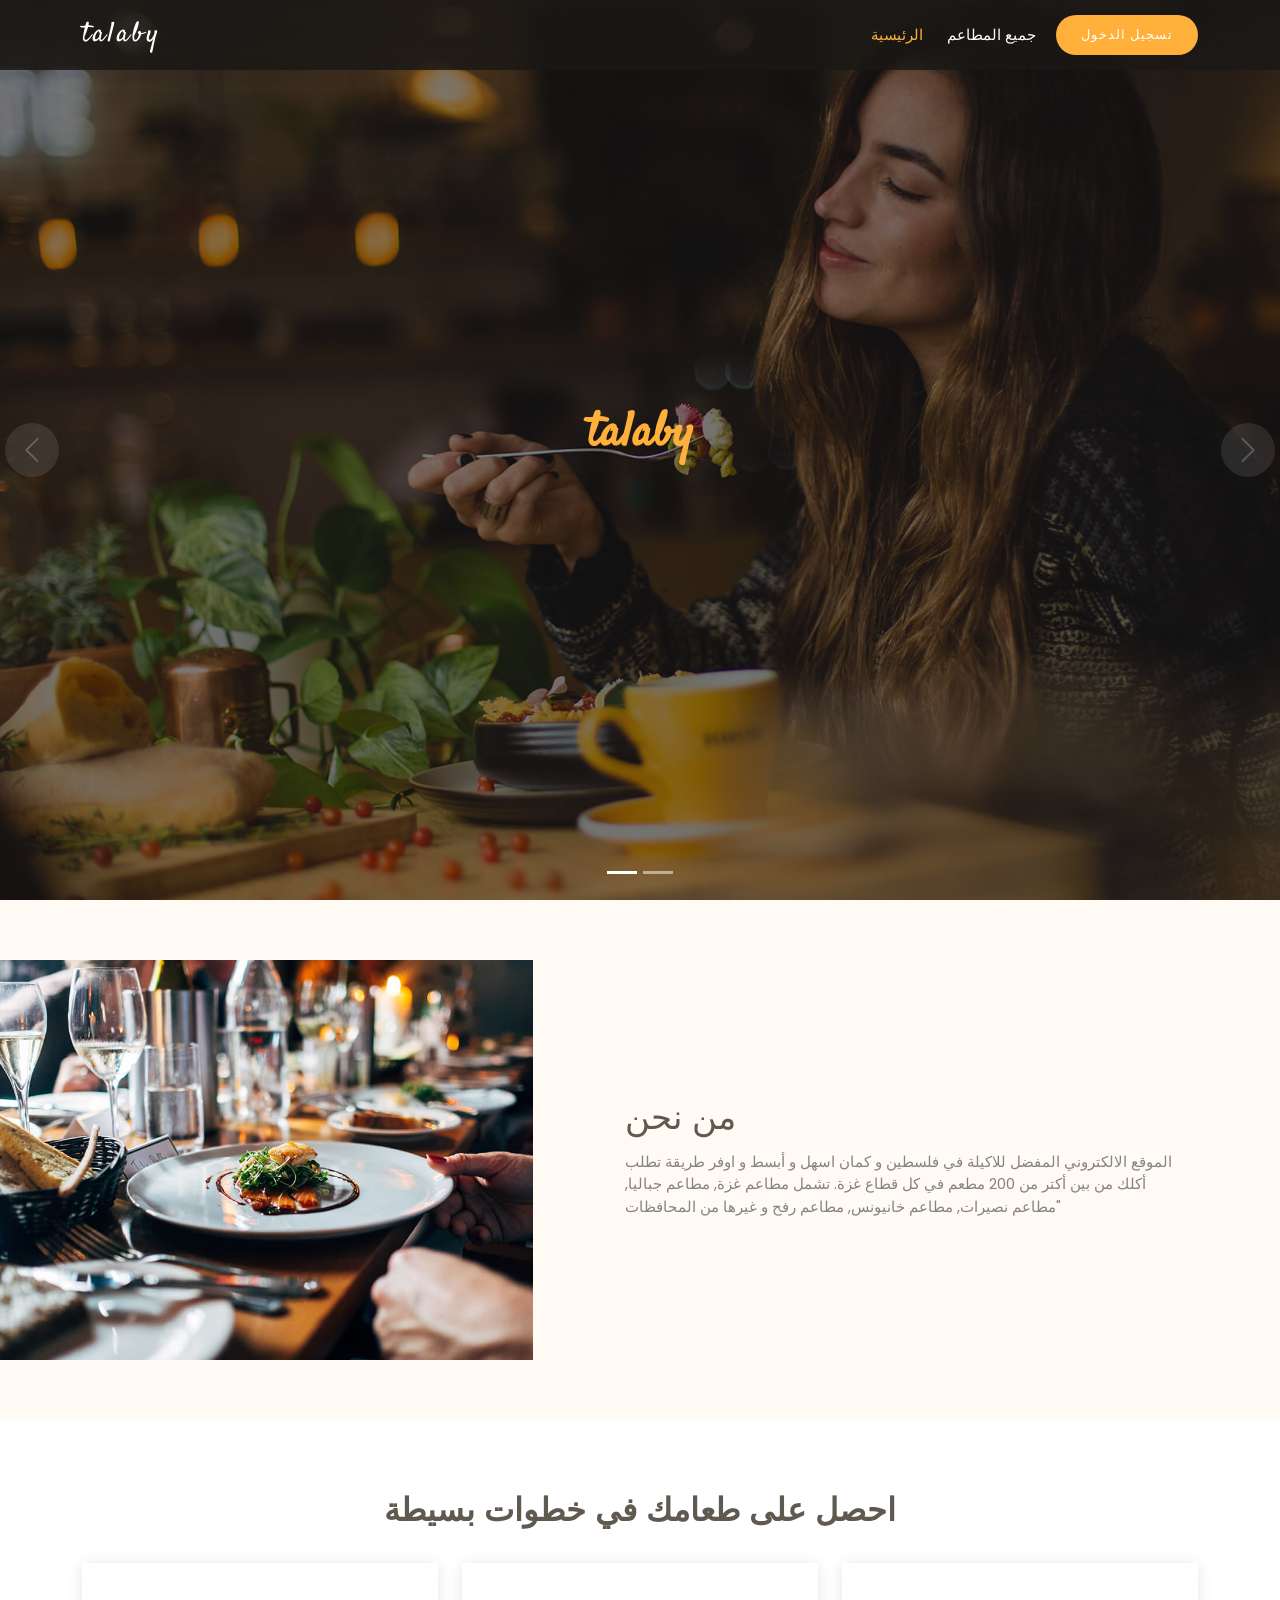
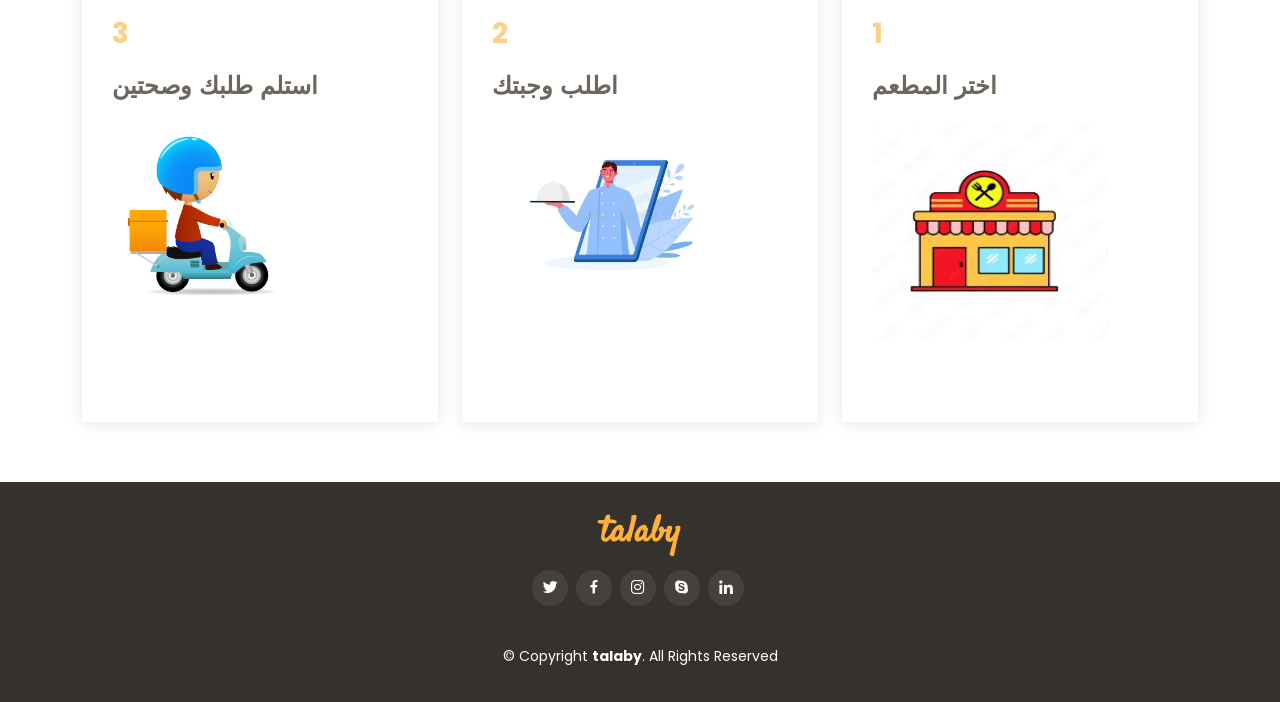
<file: index.html>
<!DOCTYPE html>
<html lang="en">

<head>
  <meta charset="utf-8">
  <meta content="width=device-width, initial-scale=1.0" name="viewport">

  <meta content="" name="description">
  <meta content="" name="keywords">

  <!-- Favicons -->
  <link href="assets/img/apple-touch-icon.png" rel="apple-touch-icon">

  <!-- Google Fonts -->
  <link href="https://fonts.googleapis.com/css?family=Poppins:300,300i,400,400i,600,600i,700,700i|Satisfy|Comic+Neue:300,300i,400,400i,700,700i" rel="stylesheet">

  <!-- Vendor CSS Files -->
  <link href="assets/vendor/animate.css/animate.min.css" rel="stylesheet">
  <link href="assets/vendor/bootstrap/css/bootstrap.min.css" rel="stylesheet">
  <link href="assets/vendor/bootstrap-icons/bootstrap-icons.css" rel="stylesheet">
  <link href="assets/vendor/boxicons/css/boxicons.min.css" rel="stylesheet">
  <link href="assets/vendor/glightbox/css/glightbox.min.css" rel="stylesheet">
  <link href="assets/vendor/swiper/swiper-bundle.min.css" rel="stylesheet">

  <!-- Template Main CSS File -->
  <link href="assets/css/style.css" rel="stylesheet">
</head>

<body>
  <!-- ======= Header ======= -->
  <header id="header" class="fixed-top d-flex align-items-center header-transparent" style=" background :rgba(26, 24, 22, 0.85);">
    <div class="container-fluid container-xl d-flex align-items-center justify-content-between" >

      <div class="logo me-auto">
        <h1><a href="index.html">talaby</a></h1>
        <!-- Uncomment below if you prefer to use an image logo -->
        <!-- <a href="index.html"><img src="assets/img/logo.png" alt="" class="img-fluid"></a>-->
      </div>

      <nav id="navbar" class="navbar order-last order-lg-0">
        <ul>
          <li><a class="nav-link scrollto active" href="index.html">الرئيسية</a></li>
          <li><a class="nav-link scrollto" href="resturants.html">جميع المطاعم</a></li>
   </ul>
        <i class="bi bi-list mobile-nav-toggle"></i>
      </nav><!-- .navbar -->

      <a href="login.html" class="login-btn scrollto">تسجيل الدخول</a>

    </div>
  </header><!-- End Header -->
  <!-- ======= Hero Section ======= -->
  <section id="hero">
    <div class="hero-container">
      <div id="heroCarousel" data-bs-interval="5000" class="carousel slide carousel-fade" data-bs-ride="carousel">

        <ol class="carousel-indicators" id="hero-carousel-indicators"></ol>

        <div class="carousel-inner" role="listbox">

          <!-- Slide 1 -->
          <div class="carousel-item active" style="background-image: url(assets/img/slide/slide-1.jpg);">
            <div class="carousel-container">
              <div class="carousel-content">
                <h2 class="animate__animated animate__fadeInDown"><span>talaby</span></h2>
              </div>
            </div>
          </div>

          <!-- Slide 2 -->
          <div class="carousel-item" style="background-image: url(assets/img/slide/slide-2.jpg);">
            <div class="carousel-container">
              <div class="carousel-content">
                <h2 class="animate__animated animate__fadeInDown">اطلب طعامك اونلاين من مطاعم التوصيل في قطاع غزة</h2>        
              </div>
            </div>
          </div>

        </div>

        <a class="carousel-control-prev" href="#heroCarousel" role="button" data-bs-slide="prev">
          <span class="carousel-control-prev-icon bi bi-chevron-left" aria-hidden="true"></span>
        </a>

        <a class="carousel-control-next" href="#heroCarousel" role="button" data-bs-slide="next">
          <span class="carousel-control-next-icon bi bi-chevron-right" aria-hidden="true"></span>
        </a>

      </div>
    </div>
  </section><!-- End Hero -->

  <main id="main">

    <!-- ======= About Section ======= -->
    <section id="about" class="about">
      <div class="container-fluid">

        <div class="row">

          <div class="col-lg-5 align-items-stretch video-box" style='background-image: url("assets/img/about.jpg");'>
          </div>

          <div class="col-lg-7 d-flex flex-column justify-content-center align-items-stretch">

            <div class="content">
              <h3>من نحن</h3>
              <p>
                الموقع الالكتروني المفضل للاكيلة في فلسطين و كمان اسهل و أبسط و اوفر طريقة تطلب أكلك من بين أكتر من 200 مطعم في كل قطاع غزة. تشمل مطاعم غزة, مطاعم جباليا, مطاعم نصيرات, مطاعم خانيونس, مطاعم رفح و غيرها من المحافظات"
              </p>
            </div>

          </div>

        </div>

      </div>
    </section><!-- End About Section -->

    <!-- ======= Whu Us Section ======= -->
    <section id="why-us" class="why-us">
      <div class="container">

        <div class="section-title">
          <h2>احصل على طعامك في خطوات بسيطة</h2>
        </div>
        <div class="row">
          <div class="col-lg-4">
            <div class="box">
              <span>3</span>
              <h4>استلم طلبك وصحتين</h4>
              <img src="assets/img/pngwing.com.png" style="width: 60%;">
            </div>
          </div>

          <div class="col-lg-4 mt-4 mt-lg-0">
            <div class="box">
              <span>2</span>
              <h4>اطلب وجبتك</h4>
              <img src="assets/img/online-food.jpg" style="width: 80%;">
            </div>
          </div>

          <div class="col-lg-4 mt-4 mt-lg-0">
            <div class="box">
              <span>1</span>
              <h4>اختر المطعم</h4>
              <img src="assets/img/images.jpg" style="width: 80%; height:60%;">
            </div>
          </div>

        </div>

      </div>
    </section><!-- End Whu Us Section -->
  </main><!-- End #main -->

  <!-- ======= Footer ======= -->
  <footer id="footer">
    <div class="container">
      <h3>talaby</h3>
      <div class="social-links">
        <a href="#" class="twitter"><i class="bx bxl-twitter"></i></a>
        <a href="#" class="facebook"><i class="bx bxl-facebook"></i></a>
        <a href="#" class="instagram"><i class="bx bxl-instagram"></i></a>
        <a href="#" class="google-plus"><i class="bx bxl-skype"></i></a>
        <a href="#" class="linkedin"><i class="bx bxl-linkedin"></i></a>
      </div>
      <div class="copyright">
        &copy; Copyright <strong><span>talaby</span></strong>. All Rights Reserved
      </div>
      <div class="credits">
        <!-- All the links in the footer should remain intact. -->
        <!-- You can delete the links only if you purchased the pro version. -->
        <!-- Licensing information: https://bootstrapmade.com/license/ -->
        <!-- Purchase the pro version with working PHP/AJAX contact form: https://bootstrapmade.com/delicious-free-restaurant-bootstrap-theme/ -->
      </div>
    </div>
  </footer><!-- End Footer -->

  <a href="#" class="back-to-top d-flex align-items-center justify-content-center"><i class="bi bi-arrow-up-short"></i></a>

  <!-- Vendor JS Files -->
  <script src="assets/vendor/bootstrap/js/bootstrap.bundle.min.js"></script>
  <script src="assets/vendor/glightbox/js/glightbox.min.js"></script>
  <script src="assets/vendor/isotope-layout/isotope.pkgd.min.js"></script>
  <script src="assets/vendor/swiper/swiper-bundle.min.js"></script>
  <script src="assets/vendor/php-email-form/validate.js"></script>

  <!-- Template Main JS File -->
  <script src="assets/js/main.js"></script>

</body>

</html>
</file>
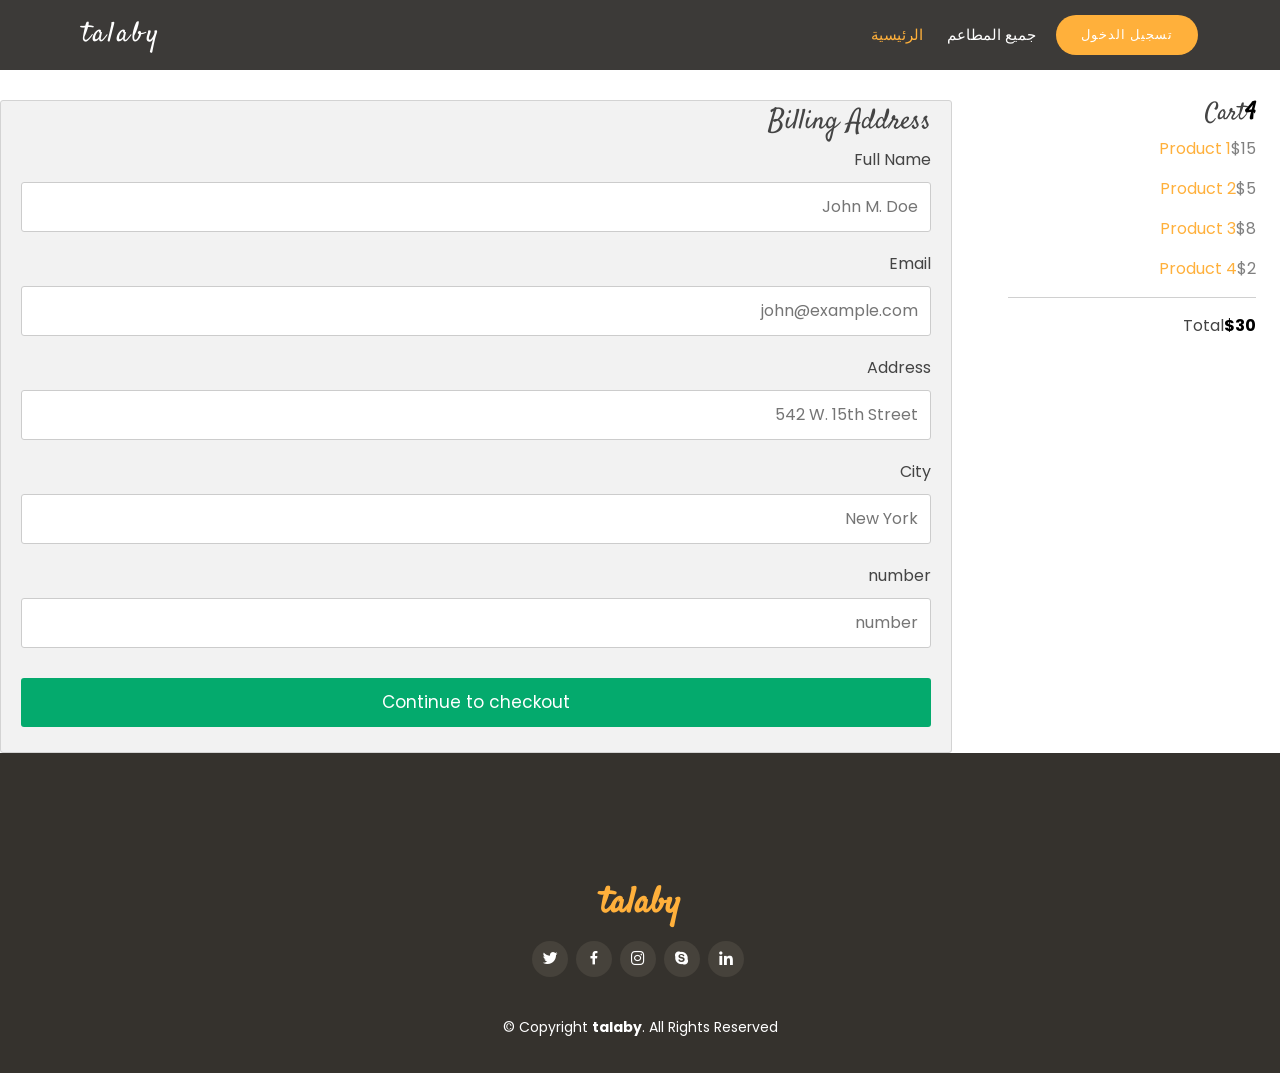
<file: checkout.html>
<!DOCTYPE html>
<html lang="en">

<head>
  <meta charset="utf-8">
  <meta content="width=device-width, initial-scale=1.0" name="viewport">

  <meta content="" name="description">
  <meta content="" name="keywords">

  <!-- Favicons -->
  <link href="assets/img/apple-touch-icon.png" rel="apple-touch-icon">

  <!-- Google Fonts -->
  <link href="https://fonts.googleapis.com/css?family=Poppins:300,300i,400,400i,600,600i,700,700i|Satisfy|Comic+Neue:300,300i,400,400i,700,700i" rel="stylesheet">

  <!-- Vendor CSS Files -->
  <link href="assets/vendor/animate.css/animate.min.css" rel="stylesheet">
  <link href="assets/vendor/bootstrap/css/bootstrap.min.css" rel="stylesheet">
  <link href="assets/vendor/bootstrap-icons/bootstrap-icons.css" rel="stylesheet">
  <link href="assets/vendor/boxicons/css/boxicons.min.css" rel="stylesheet">
  <link href="assets/vendor/glightbox/css/glightbox.min.css" rel="stylesheet">
  <link href="assets/vendor/swiper/swiper-bundle.min.css" rel="stylesheet">

  <!-- Template Main CSS File -->
  <link href="assets/css/style.css" rel="stylesheet">
  <style>
      .container{
        margin-top: 100px;
      }
    .row {
        display: -ms-flexbox; /* IE10 */
        display: flex;
        -ms-flex-wrap: wrap; /* IE10 */
        flex-wrap: wrap;
        text-align:right;

        margin: 0 -16px;
      }
      
      .col-25 {
        -ms-flex: 25%; /* IE10 */
        flex: 25%;
      }
      
      .col-50 {
        -ms-flex: 50%; /* IE10 */
        flex: 50%;
      }
      
      .col-75 {
        -ms-flex: 75%; /* IE10 */
        flex: 75%;
      }
      
      .col-25,
      .col-50,
      .col-75 {
        padding: 0 16px;
      }
      
      
      
      input[type=text] {
        width: 100%;
        margin-bottom: 20px;
        padding: 12px;
        border: 1px solid #ccc;
        border-radius: 3px;
      }
      
      label {
        margin-bottom: 10px;
        display: block;
      }
      
      .icon-container {
        margin-bottom: 20px;
        padding: 7px 0;
        font-size: 24px;
      }
      
      .btn {
        background-color: #04AA6D;
        color: white;
        padding: 12px;
        margin: 10px 0;
        border: none;
        width: 100%;
        border-radius: 3px;
        cursor: pointer;
        font-size: 17px;
      }
      
      .btn:hover {
        background-color: #45a049;
      }
      
      span.price {
        float: right;
        color: grey;
      }
      
      /* Responsive layout - when the screen is less than 800px wide, make the two columns stack on top of each other instead of next to each other (and change the direction - make the "cart" column go on top) */
      @media (max-width: 800px) {
        .row {
          flex-direction: column-reverse;
        }
        .col-25 {
          margin-bottom: 20px;
        }
      }
  </style>

</head>

<body>
  <!-- ======= Header ======= -->
  <header id="header" class="fixed-top d-flex align-items-center header-transparent" style=" background :rgba(26, 24, 22, 0.85);">
    <div class="container-fluid container-xl d-flex align-items-center justify-content-between" >

      <div class="logo me-auto">
        <h1><a href="index.html">talaby</a></h1>
        <!-- Uncomment below if you prefer to use an image logo -->
        <!-- <a href="index.html"><img src="assets/img/logo.png" alt="" class="img-fluid"></a>-->
      </div>

      <nav id="navbar" class="navbar order-last order-lg-0">
        <ul>
          <li><a class="nav-link scrollto active" href="index.html">الرئيسية</a></li>
          <li><a class="nav-link scrollto" href="resturants.html">جميع المطاعم</a></li>
   </ul>
        <i class="bi bi-list mobile-nav-toggle"></i>
      </nav><!-- .navbar -->

      <a href="login.html" class="login-btn scrollto">تسجيل الدخول</a>

    </div>
  </header><!-- End Header -->

  <div class="row">
    <div class="col-75">
      <div class="container" style="background-color: #f2f2f2; border: 1px solid lightgrey; padding: 5px 20px 15px 20px;
      border-radius: 3px;">
        <form action="/action_page.php">
  
          <div class="row">
            <div class="col-50">
              <h3>Billing Address</h3>
              <label for="fname"><i class="fa fa-user"></i> Full Name</label>
              <input type="text" id="fname" name="firstname" placeholder="John M. Doe" style="text-align:right;">
              <label for="email"><i class="fa fa-envelope"></i> Email</label>
              <input type="text" id="email" name="email" placeholder="john@example.com" style="text-align:right;">
              <label for="adr"><i class="fa fa-address-card-o"></i> Address</label>
              <input type="text" id="adr" name="address" placeholder="542 W. 15th Street" style="text-align:right;">
              <label for="city"><i class="fa fa-institution"></i> City</label>
              <input type="text" id="city" name="city" placeholder="New York" style="text-align:right;">
              <label for="number"><i class="fa fa-institution"></i> number</label>
              <input type="text" id="number" name="number" placeholder="number" style="text-align:right;">
            </div>
  
          </div>
          <input type="submit" value="Continue to checkout" class="btn">
        </form>
      </div>
    </div>
  
    <div class="col-25">
      <div class="container">
        <h4>Cart
          <span class="price" style="color:black">
            <i class="fa fa-shopping-cart"></i>
            <b>4</b>
          </span>
        </h4>
        <p><a href="#">Product 1</a> <span class="price">$15</span></p>
        <p><a href="#">Product 2</a> <span class="price">$5</span></p>
        <p><a href="#">Product 3</a> <span class="price">$8</span></p>
        <p><a href="#">Product 4</a> <span class="price">$2</span></p>
        <hr>
        <p>Total <span class="price" style="color:black"><b>$30</b></span></p>
      </div>
    </div>
  </div>

  <!-- ======= Footer ======= -->
  <footer id="footer">
    <div class="container">
      <h3>talaby</h3>
      <div class="social-links">
        <a href="#" class="twitter"><i class="bx bxl-twitter"></i></a>
        <a href="#" class="facebook"><i class="bx bxl-facebook"></i></a>
        <a href="#" class="instagram"><i class="bx bxl-instagram"></i></a>
        <a href="#" class="google-plus"><i class="bx bxl-skype"></i></a>
        <a href="#" class="linkedin"><i class="bx bxl-linkedin"></i></a>
      </div>
      <div class="copyright">
        &copy; Copyright <strong><span>talaby</span></strong>. All Rights Reserved
      </div>
      <div class="credits">
        <!-- All the links in the footer should remain intact. -->
        <!-- You can delete the links only if you purchased the pro version. -->
        <!-- Licensing information: https://bootstrapmade.com/license/ -->
        <!-- Purchase the pro version with working PHP/AJAX contact form: https://bootstrapmade.com/delicious-free-restaurant-bootstrap-theme/ -->
      </div>
    </div>
  </footer><!-- End Footer -->

  <a href="#" class="back-to-top d-flex align-items-center justify-content-center"><i class="bi bi-arrow-up-short"></i></a>

  <!-- Vendor JS Files -->
  <script src="assets/vendor/bootstrap/js/bootstrap.bundle.min.js"></script>
  <script src="assets/vendor/glightbox/js/glightbox.min.js"></script>
  <script src="assets/vendor/isotope-layout/isotope.pkgd.min.js"></script>
  <script src="assets/vendor/swiper/swiper-bundle.min.js"></script>
  <script src="assets/vendor/php-email-form/validate.js"></script>

  <!-- Template Main JS File -->
  <script src="assets/js/main.js"></script>

</body>

</html>
</file>
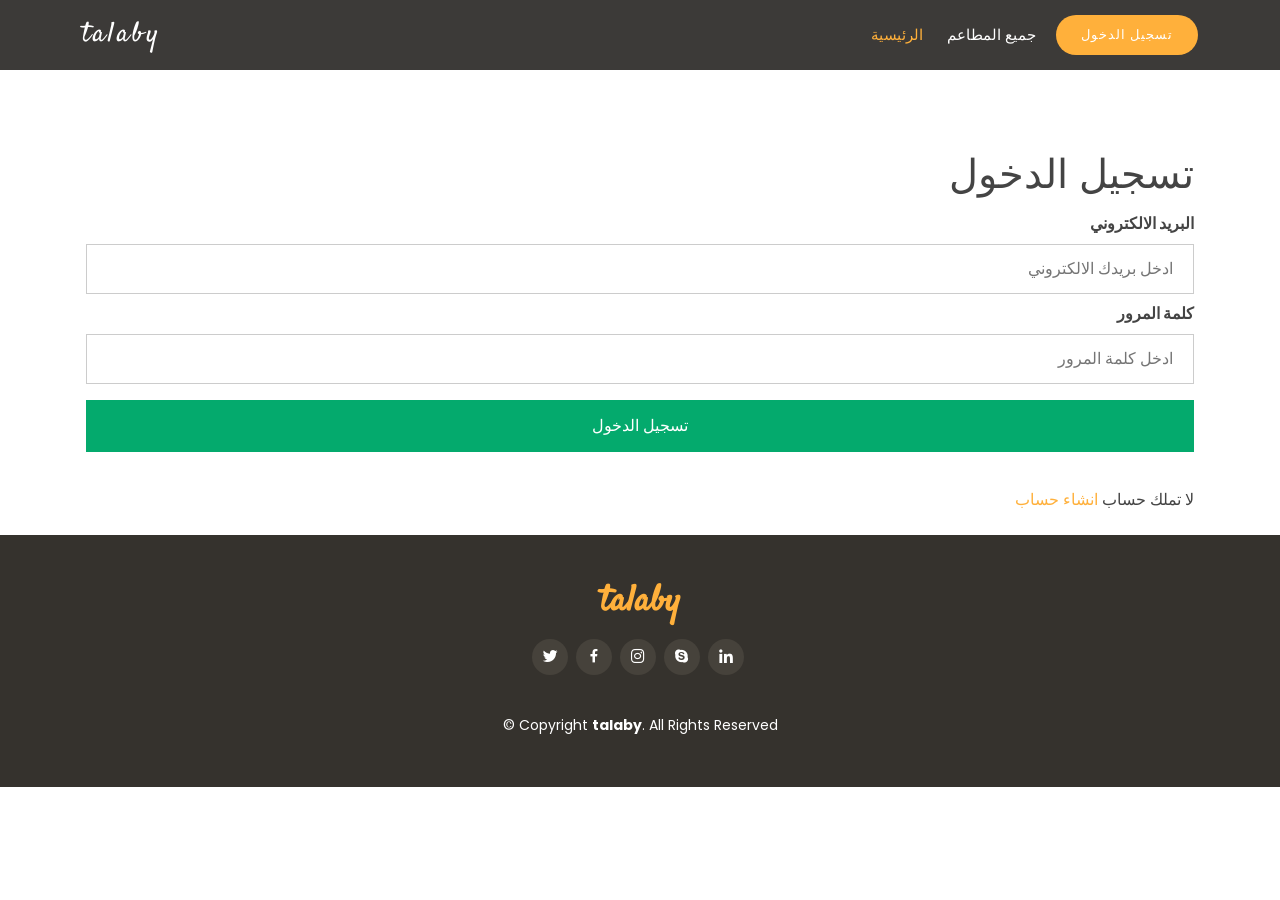
<file: login.html>
<!DOCTYPE html>
<html lang="en">

<head>
  <meta charset="utf-8">
  <meta content="width=device-width, initial-scale=1.0" name="viewport">

  <meta content="" name="description">
  <meta content="" name="keywords">

  <!-- Favicons -->
  <link href="assets/img/apple-touch-icon.png" rel="apple-touch-icon">

  <!-- Google Fonts -->
  <link href="https://fonts.googleapis.com/css?family=Poppins:300,300i,400,400i,600,600i,700,700i|Satisfy|Comic+Neue:300,300i,400,400i,700,700i" rel="stylesheet">

  <!-- Vendor CSS Files -->
  <link href="assets/vendor/animate.css/animate.min.css" rel="stylesheet">
  <link href="assets/vendor/bootstrap/css/bootstrap.min.css" rel="stylesheet">
  <link href="assets/vendor/bootstrap-icons/bootstrap-icons.css" rel="stylesheet">
  <link href="assets/vendor/boxicons/css/boxicons.min.css" rel="stylesheet">
  <link href="assets/vendor/glightbox/css/glightbox.min.css" rel="stylesheet">
  <link href="assets/vendor/swiper/swiper-bundle.min.css" rel="stylesheet">

  <!-- Template Main CSS File -->
  <link href="assets/css/style.css" rel="stylesheet">
  <style>
    form {
        margin-top: 140px;
        text-align:right;
      }
      
      /* Full-width inputs */
      input[type=text], input[type=password] {
        width: 100%;
        padding: 12px 20px;
        margin: 8px 0;
        display: inline-block;
        border: 1px solid #ccc;
        box-sizing: border-box;
      }
      
      /* Set a style for all buttons */
      button {
        background-color: #04AA6D;
        color: white;
        padding: 14px 20px;
        margin: 8px 0;
        border: none;
        cursor: pointer;
        width: 100%;
      }
      
      /* Add a hover effect for buttons */
      button:hover {
        opacity: 0.8;
      }
      
      /* Center the avatar image inside this container */
      .imgcontainer {
        text-align: center;
        margin: 24px 0 12px 0;
      }
      
      /* Add padding to containers */
      .container {
        padding: 16px;
      }
      
      /* The "Forgot password" text */
      span.psw {
        float: right;
        padding-top: 16px;
      }
      
      /* Change styles for span and cancel button on extra small screens */
      @media screen and (max-width: 300px) {
        span.psw {
          display: block;
          float: none;
        }
        .cancelbtn {
          width: 100%;
        }
      }
  </style>

</head>

<body>
  <!-- ======= Header ======= -->
  <header id="header" class="fixed-top d-flex align-items-center header-transparent" style=" background :rgba(26, 24, 22, 0.85);">
    <div class="container-fluid container-xl d-flex align-items-center justify-content-between" >

      <div class="logo me-auto">
        <h1><a href="index.html">talaby</a></h1>
        <!-- Uncomment below if you prefer to use an image logo -->
        <!-- <a href="index.html"><img src="assets/img/logo.png" alt="" class="img-fluid"></a>-->
      </div>

      <nav id="navbar" class="navbar order-last order-lg-0">
        <ul>
          <li><a class="nav-link scrollto active" href="index.html">الرئيسية</a></li>
          <li><a class="nav-link scrollto" href="resturants.html">جميع المطاعم</a></li>
   </ul>
        <i class="bi bi-list mobile-nav-toggle"></i>
      </nav><!-- .navbar -->

      <a href="login.html" class="login-btn scrollto">تسجيل الدخول</a>

    </div>
  </header><!-- End Header -->
  <form action="action_page.php" method="post">
    <div class="container">
        <h1 style="text-align:right;">تسجيل الدخول</h1>
      <label for="email" ><b>البريد الالكتروني</b></label>
      <input type="text" style="text-align:right;" placeholder="ادخل بريدك الالكتروني" name="email" required>
  
      <label for="psw"><b>كلمة المرور</b></label>
      <input type="password" style="text-align:right;" placeholder="ادخل كلمة المرور" name="psw" required>
  
      <button type="submit">تسجيل الدخول</button>
    </div>
  
    <div class="container" style="background-color:#ffffff">
      <h6 class="psw">لا تملك حساب  <a href="register.html">انشاء حساب</a></h6>
    </div>
  </form>
  <!-- ======= Footer ======= -->
  <footer id="footer">
    <div class="container">
      <h3>talaby</h3>
      <div class="social-links">
        <a href="#" class="twitter"><i class="bx bxl-twitter"></i></a>
        <a href="#" class="facebook"><i class="bx bxl-facebook"></i></a>
        <a href="#" class="instagram"><i class="bx bxl-instagram"></i></a>
        <a href="#" class="google-plus"><i class="bx bxl-skype"></i></a>
        <a href="#" class="linkedin"><i class="bx bxl-linkedin"></i></a>
      </div>
      <div class="copyright">
        &copy; Copyright <strong><span>talaby</span></strong>. All Rights Reserved
      </div>
      <div class="credits">
        <!-- All the links in the footer should remain intact. -->
        <!-- You can delete the links only if you purchased the pro version. -->
        <!-- Licensing information: https://bootstrapmade.com/license/ -->
        <!-- Purchase the pro version with working PHP/AJAX contact form: https://bootstrapmade.com/delicious-free-restaurant-bootstrap-theme/ -->
      </div>
    </div>
  </footer><!-- End Footer -->

  <a href="#" class="back-to-top d-flex align-items-center justify-content-center"><i class="bi bi-arrow-up-short"></i></a>

  <!-- Vendor JS Files -->
  <script src="assets/vendor/bootstrap/js/bootstrap.bundle.min.js"></script>
  <script src="assets/vendor/glightbox/js/glightbox.min.js"></script>
  <script src="assets/vendor/isotope-layout/isotope.pkgd.min.js"></script>
  <script src="assets/vendor/swiper/swiper-bundle.min.js"></script>
  <script src="assets/vendor/php-email-form/validate.js"></script>

  <!-- Template Main JS File -->
  <script src="assets/js/main.js"></script>

</body>

</html>
</file>
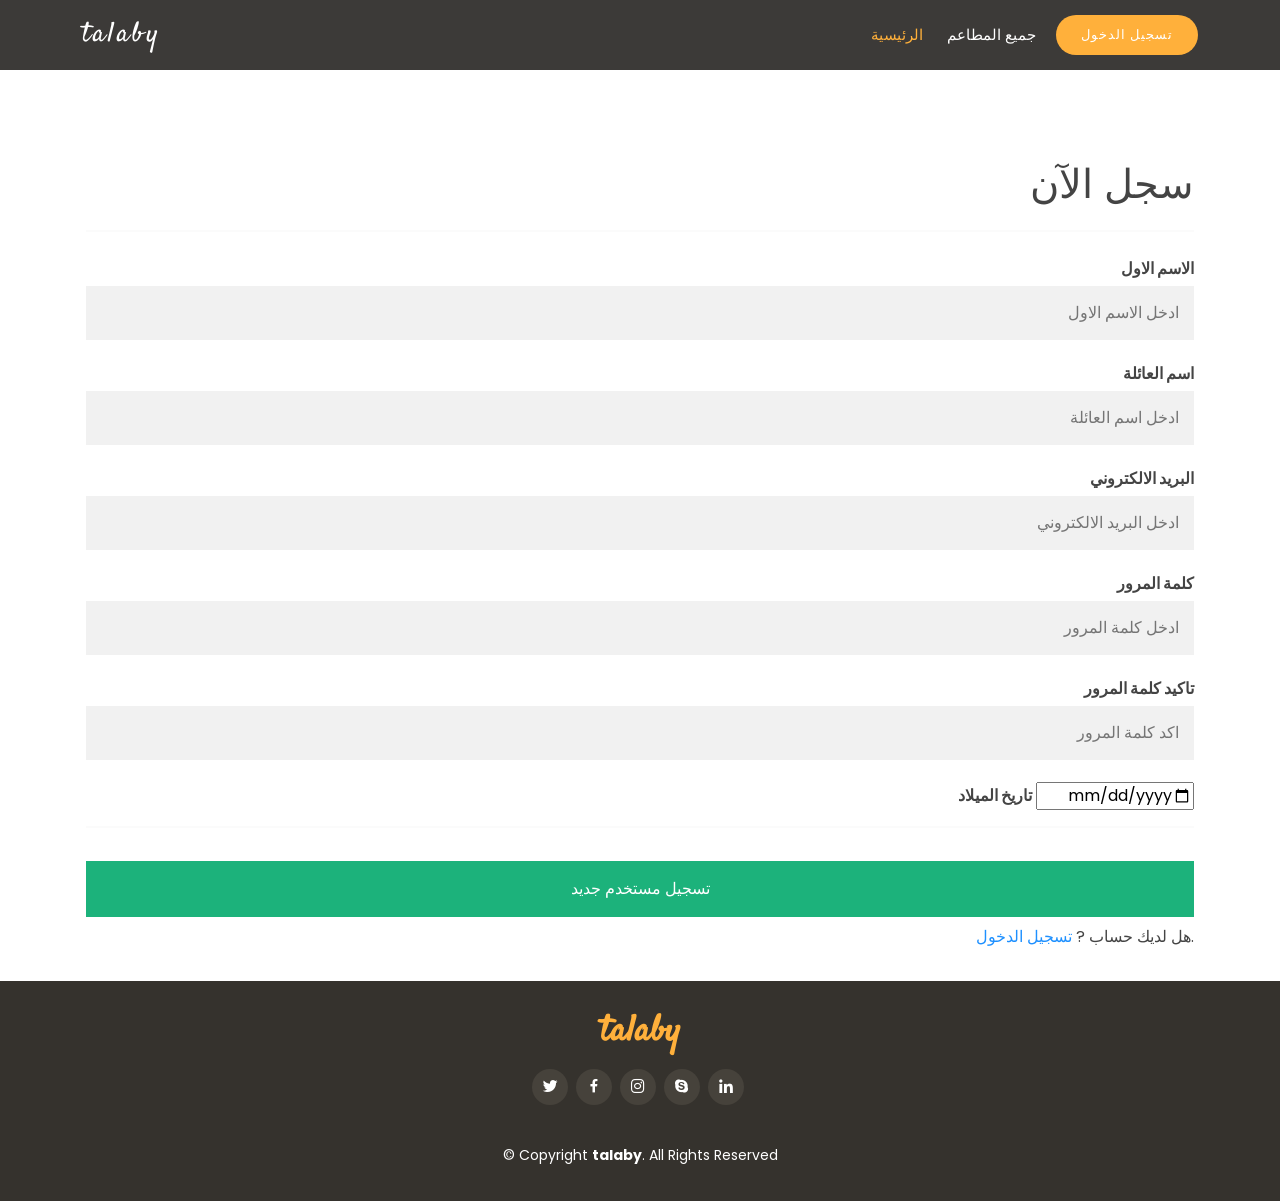
<file: register.html>
<!DOCTYPE html>
<html lang="en">

<head>
  <meta charset="utf-8">
  <meta content="width=device-width, initial-scale=1.0" name="viewport">

  <meta content="" name="description">
  <meta content="" name="keywords">

  <!-- Favicons -->
  <link href="assets/img/apple-touch-icon.png" rel="apple-touch-icon">

  <!-- Google Fonts -->
  <link href="https://fonts.googleapis.com/css?family=Poppins:300,300i,400,400i,600,600i,700,700i|Satisfy|Comic+Neue:300,300i,400,400i,700,700i" rel="stylesheet">

  <!-- Vendor CSS Files -->
  <link href="assets/vendor/animate.css/animate.min.css" rel="stylesheet">
  <link href="assets/vendor/bootstrap/css/bootstrap.min.css" rel="stylesheet">
  <link href="assets/vendor/bootstrap-icons/bootstrap-icons.css" rel="stylesheet">
  <link href="assets/vendor/boxicons/css/boxicons.min.css" rel="stylesheet">
  <link href="assets/vendor/glightbox/css/glightbox.min.css" rel="stylesheet">
  <link href="assets/vendor/swiper/swiper-bundle.min.css" rel="stylesheet">

  <!-- Template Main CSS File -->
  <link href="assets/css/style.css" rel="stylesheet">

  <style>
    * {box-sizing: border-box
    }

    /* Add padding to containers */
   
    
    /* Full-width input fields */
    input[type=text], input[type=password] {
      width: 100%;
      padding: 15px;
      margin: 5px 0 22px 0;
      display: inline-block;
      border: none;
      background: #f1f1f1;
    }
    
    input[type=text]:focus, input[type=password]:focus {
      background-color: #ddd;
      outline: none;
    }
    
    /* Overwrite default styles of hr */
    hr {
      border: 1px solid #f1f1f1;
      margin-bottom: 25px;
    }
    
    /* Set a style for the submit/register button */
    .registerbtn {
      background-color: #04AA6D;
      color: white;
      padding: 16px 20px;
      margin: 8px 0;
      border: none;
      cursor: pointer;
      width: 100%;
      opacity: 0.9;
    }
    
    .registerbtn:hover {
      opacity:1;
    }
    
    /* Add a blue text color to links */
    a {
      color: dodgerblue;
    }
    
    /* Set a grey background color and center the text of the "sign in" section */
    .signin {
      background-color: #f1f1f1;
      text-align: center;
    }
    
  </style>

</head>

<body>
  <!-- ======= Header ======= -->
  <header id="header" class="fixed-top d-flex align-items-center header-transparent" style=" background :rgba(26, 24, 22, 0.85);">
    <div class="container-fluid container-xl d-flex align-items-center justify-content-between" >

      <div class="logo me-auto">
        <h1><a href="index.html">talaby</a></h1>
        <!-- Uncomment below if you prefer to use an image logo -->
        <!-- <a href="index.html"><img src="assets/img/logo.png" alt="" class="img-fluid"></a>-->
      </div>

      <nav id="navbar" class="navbar order-last order-lg-0">
        <ul>
          <li><a class="nav-link scrollto active" href="index.html">الرئيسية</a></li>
          <li><a class="nav-link scrollto" href="resturants.html">جميع المطاعم</a></li>
   </ul>
        <i class="bi bi-list mobile-nav-toggle"></i>
      </nav><!-- .navbar -->

      <a href="login.html" class="login-btn scrollto">تسجيل الدخول</a>

    </div>
  </header><!-- End Header -->


  <form action="action_page.php">
    <div class="container" style="text-align:right; padding: 16px;  margin-top: 150px;">
      <h1>سجل الآن</h1>
      <hr>
      <label for="name"><b>الاسم الاول</b></label>
      <input type="text"  style="text-align:right;" placeholder="ادخل الاسم الاول" name="name" id="name" required>

      <label for="Lname"><b>اسم العائلة</b></label>
      <input type="text" style="text-align:right;" placeholder="ادخل اسم العائلة" name="Lname" id="Lname" required>

      <label for="email"><b>البريد الالكتروني</b></label>
      <input type="text" style="text-align:right;" placeholder="ادخل البريد الالكتروني" name="email" id="email" required>
  
      <label for="psw"><b>كلمة المرور</b></label>
      <input type="password" style="text-align:right;" placeholder="ادخل كلمة المرور" name="psw" id="psw" required>
  
      <label for="psw-repeat"><b>تاكيد كلمة المرور</b></label>
      <input type="password" style="text-align:right;" placeholder="اكد كلمة المرور" name="psw-repeat" id="psw-repeat" required>

      <label for="birthday"><b>تاريخ الميلاد</b></label>
      <input type="date" style="text-align:right;" placeholder="ادخل تاريخ الميلاد" id="birthday" name="birthday" required>
      <hr>
      <button type="submit" class="registerbtn">تسجيل مستخدم جديد</button>

      <p>هل لديك حساب ? <a href="login.html">تسجيل الدخول</a>.</p>
    </div>
  
   
  </form>


  <!-- ======= Footer ======= -->
  <footer id="footer">
    <div class="container">
      <h3>talaby</h3>
      <div class="social-links">
        <a href="#" class="twitter"><i class="bx bxl-twitter"></i></a>
        <a href="#" class="facebook"><i class="bx bxl-facebook"></i></a>
        <a href="#" class="instagram"><i class="bx bxl-instagram"></i></a>
        <a href="#" class="google-plus"><i class="bx bxl-skype"></i></a>
        <a href="#" class="linkedin"><i class="bx bxl-linkedin"></i></a>
      </div>
      <div class="copyright">
        &copy; Copyright <strong><span>talaby</span></strong>. All Rights Reserved
      </div>
      <div class="credits">
        <!-- All the links in the footer should remain intact. -->
        <!-- You can delete the links only if you purchased the pro version. -->
        <!-- Licensing information: https://bootstrapmade.com/license/ -->
        <!-- Purchase the pro version with working PHP/AJAX contact form: https://bootstrapmade.com/delicious-free-restaurant-bootstrap-theme/ -->
      </div>
    </div>
  </footer><!-- End Footer -->

  <a href="#" class="back-to-top d-flex align-items-center justify-content-center"><i class="bi bi-arrow-up-short"></i></a>

  <!-- Vendor JS Files -->
  <script src="assets/vendor/bootstrap/js/bootstrap.bundle.min.js"></script>
  <script src="assets/vendor/glightbox/js/glightbox.min.js"></script>
  <script src="assets/vendor/isotope-layout/isotope.pkgd.min.js"></script>
  <script src="assets/vendor/swiper/swiper-bundle.min.js"></script>
  <script src="assets/vendor/php-email-form/validate.js"></script>

  <!-- Template Main JS File -->
  <script src="assets/js/main.js"></script>

</body>

</html>
</file>
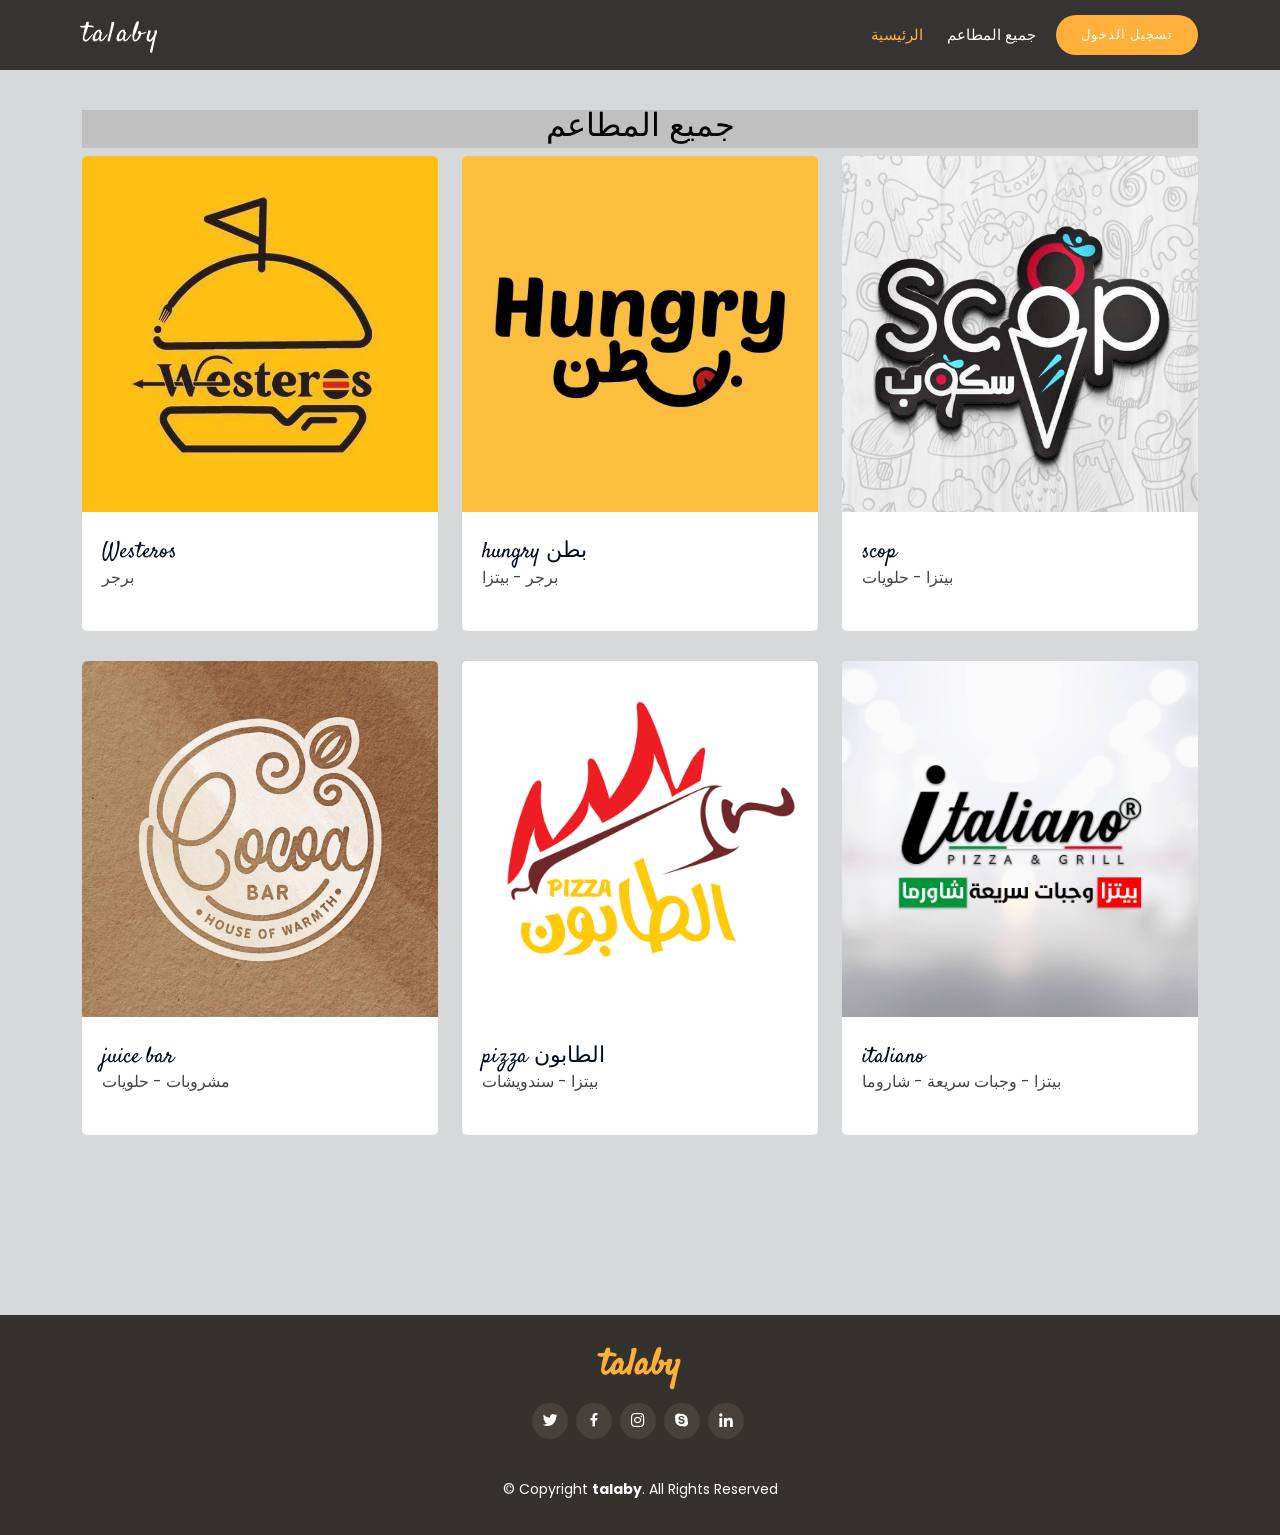
<file: resturants.html>
<!DOCTYPE html>
<html lang="en">

<head>
  <meta charset="utf-8">
  <meta content="width=device-width, initial-scale=1.0" name="viewport">

  <meta content="" name="description">
  <meta content="" name="keywords">

  <!-- Favicons -->
  <link href="assets/img/apple-touch-icon.png" rel="apple-touch-icon">

  <!-- Google Fonts -->
  <link href="https://fonts.googleapis.com/css?family=Poppins:300,300i,400,400i,600,600i,700,700i|Satisfy|Comic+Neue:300,300i,400,400i,700,700i" rel="stylesheet">

  <!-- Vendor CSS Files -->
  <link href="assets/vendor/animate.css/animate.min.css" rel="stylesheet">
  <link href="assets/vendor/bootstrap/css/bootstrap.min.css" rel="stylesheet">
  <link href="assets/vendor/bootstrap-icons/bootstrap-icons.css" rel="stylesheet">
  <link href="assets/vendor/boxicons/css/boxicons.min.css" rel="stylesheet">
  <link href="assets/vendor/glightbox/css/glightbox.min.css" rel="stylesheet">
  <link href="assets/vendor/swiper/swiper-bundle.min.css" rel="stylesheet">

  <!-- Template Main CSS File -->
  <link href="assets/css/style.css" rel="stylesheet">
  <style>
    .popular_places_area {
        padding-top: 110px;
        padding-bottom: 150px;
        background: #d7d8da;
      }
      .popular_places_area .single_place .thumb img {
        width: 100%;
      }
      .popular_places_area .single_place .place_info {
        padding: 27px 20px 25px 20px;
      }
      .popular_places_area .single_place {
        background: #fff;
        -webkit-border-radius: 5px;
        -moz-border-radius: 5px;
        border-radius: 5px;
        overflow: hidden;
        -webkit-transition: 0.3s;
        -moz-transition: 0.3s;
        -o-transition: 0.3s;
        transition: 0.3s;
        margin-bottom: 30px;
      }
      .popular_places_area .single_place .thumb {
        position: relative;
        overflow: hidden;
      }
      .popular_places_area .single_place .thumb img {
        width: 100%;
      }
      .popular_places_area .single_place .place_info {
        padding: 27px 20px 25px 20px;
      }
      .popular_places_area .single_place .place_info h3 {
        font-size: 22px;
        font-weight: 400;
        color: #040E27;
        margin-bottom: 0;
        -webkit-transition: 0.3s;
        -moz-transition: 0.3s;
        -o-transition: 0.3s;
        transition: 0.3s;
      }


  </style>

</head>

<body>
  <!-- ======= Header ======= -->
  <header id="header" class="fixed-top d-flex align-items-center header-transparent" style=" background :rgba(26, 24, 22, 0.85);">
    <div class="container-fluid container-xl d-flex align-items-center justify-content-between" >

      <div class="logo me-auto">
        <h1><a href="index.html">talaby</a></h1>
        <!-- Uncomment below if you prefer to use an image logo -->
        <!-- <a href="index.html"><img src="assets/img/logo.png" alt="" class="img-fluid"></a>-->
      </div>

      <nav id="navbar" class="navbar order-last order-lg-0">
        <ul>
          <li><a class="nav-link scrollto active" href="index.html">الرئيسية</a></li>
          <li><a class="nav-link scrollto" href="resturants.html">جميع المطاعم</a></li>
   </ul>
        <i class="bi bi-list mobile-nav-toggle"></i>
      </nav><!-- .navbar -->

      <a href="login.html" class="login-btn scrollto">تسجيل الدخول</a>

    </div>
  </header><!-- End Header -->

  <div class="popular_places_area">
    <div class="container">
        <div class="row justify-content-center">
            <div class="col-lg-12 ">
                <div class="section_title text-center mb_70">
                    <h2 style="color:black; background: rgb(192, 192, 192);">جميع المطاعم</h2>
                </div>
            </div>
        </div>
        <div class="row">
            <div class="col-lg-4 col-md-6">
                <div class="single_place">
                    <div class="thumb">
                        <img src="assets/img/photo_.jpg" href="#" alt="">
                    </div>
                    <div class="place_info">
                        <a href="menu.html"><h3>Westeros</h3></a>
                        <p>برجر</p>
                    </div>
                </div>
            </div>
            <div class="col-lg-4 col-md-6">
                <div class="single_place">
                    <div class="thumb">
                        <img src="assets/img/photo_1.jpg" alt="">
                    </div>
                    <div class="place_info">
                        <a href="menu.html"><h3>hungry بطن</h3></a>
                        <p>برجر - بيتزا</p>
                    </div>
                </div>
            </div>
            <div class="col-lg-4 col-md-6">
                <div class="single_place">
                    <div class="thumb">
                        <img src="assets/img/photo_2.jpg" alt="">
                    </div>
                    <div class="place_info">
                        <a href="menu.html"><h3>scop</h3></a>
                        <p>بيتزا - حلويات</p>
                    </div>
                </div>
            </div>
            <div class="col-lg-4 col-md-6">
                <div class="single_place">
                    <div class="thumb">
                        <img src="assets/img/photo_2022.jpg" alt="">
                    </div>
                    <div class="place_info">
                        <a href="menu.html"><h3>juice bar</h3></a>
                        <p>مشروبات - حلويات</p>
                    </div>
                </div>
            </div>
            <div class="col-lg-4 col-md-6">
                <div class="single_place">
                    <div class="thumb">
                        <img src="assets/img/pizza.png" alt="">
                    </div>
                    <div class="place_info">
                        <a href="menu.html"><h3>pizza الطابون</h3></a>
                        <p>بيتزا - سندويشات</p>
                    </div>
                </div>
            </div>
            <div class="col-lg-4 col-md-6">
                <div class="single_place">
                    <div class="thumb">
                        <img src="assets/img/jjjjjj.jpg"alt="">
                    </div>
                    <div class="place_info">
                        <a href="menu.html"><h3>italiano</h3></a>
                        <p>بيتزا - وجبات سريعة - شاروما</p>
                    </div>
                </div>
            </div>
        </div>
    </div>
</div>




  
  <!-- ======= Footer ======= -->
  <footer id="footer">
    <div class="container">
      <h3>talaby</h3>
      <div class="social-links">
        <a href="#" class="twitter"><i class="bx bxl-twitter"></i></a>
        <a href="#" class="facebook"><i class="bx bxl-facebook"></i></a>
        <a href="#" class="instagram"><i class="bx bxl-instagram"></i></a>
        <a href="#" class="google-plus"><i class="bx bxl-skype"></i></a>
        <a href="#" class="linkedin"><i class="bx bxl-linkedin"></i></a>
      </div>
      <div class="copyright">
        &copy; Copyright <strong><span>talaby</span></strong>. All Rights Reserved
      </div>
      <div class="credits">
        <!-- All the links in the footer should remain intact. -->
        <!-- You can delete the links only if you purchased the pro version. -->
        <!-- Licensing information: https://bootstrapmade.com/license/ -->
        <!-- Purchase the pro version with working PHP/AJAX contact form: https://bootstrapmade.com/delicious-free-restaurant-bootstrap-theme/ -->
      </div>
    </div>
  </footer><!-- End Footer -->

  <a href="#" class="back-to-top d-flex align-items-center justify-content-center"><i class="bi bi-arrow-up-short"></i></a>

  <!-- Vendor JS Files -->
  <script src="assets/vendor/bootstrap/js/bootstrap.bundle.min.js"></script>
  <script src="assets/vendor/glightbox/js/glightbox.min.js"></script>
  <script src="assets/vendor/isotope-layout/isotope.pkgd.min.js"></script>
  <script src="assets/vendor/swiper/swiper-bundle.min.js"></script>
  <script src="assets/vendor/php-email-form/validate.js"></script>

  <!-- Template Main JS File -->
  <script src="assets/js/main.js"></script>

</body>

</html>
</file>
<file: assets/css/style.css>
/**
* Template Name: Delicious - v4.7.1
* Template URL: https://bootstrapmade.com/delicious-free-restaurant-bootstrap-theme/
* Author: BootstrapMade.com
* License: https://bootstrapmade.com/license/
*/

/*--------------------------------------------------------------
# General
--------------------------------------------------------------*/
body {
  font-family: "Poppins", sans-serif;
  color: #444444;
}

a {
  text-decoration: none;
  color: #ffb03b;
}

a:hover {
  color: #ffc56e;
  text-decoration: none;
}

h1, h2, h3, h4, h5, h6 {
  font-family: "Satisfy", sans-serif;
}

/*--------------------------------------------------------------
# Back to top button
--------------------------------------------------------------*/
.back-to-top {
  position: fixed;
  visibility: hidden;
  opacity: 0;
  right: 15px;
  bottom: 15px;
  z-index: 996;
  background: #ffb03b;
  width: 40px;
  height: 40px;
  border-radius: 50px;
  transition: all 0.4s;
}
.back-to-top i {
  font-size: 28px;
  color: #fff;
  line-height: 0;
}
.back-to-top:hover {
  background: #ffc064;
  color: #fff;
}
.back-to-top.active {
  visibility: visible;
  opacity: 1;
}
/*--------------------------------------------------------------
# Header
--------------------------------------------------------------*/
#header {
  height: 70px;
  z-index: 997;
  transition: all 0.5s;
  padding: 10px 0;
  background: rgba(26, 24, 22, 0.85);
}
#header.header-transparent {
  background: transparent;
}
#header.header-scrolled {
  top: 0;
  background: rgba(26, 24, 22, 0.85);
}
#header .logo h1 {
  font-size: 28px;
  margin: 0;
  line-height: 1;
  font-weight: 400;
  letter-spacing: 3px;
}
#header .logo h1 a, #header .logo h1 a:hover {
  color: #fff;
  text-decoration: none;
}
#header .logo img {
  padding: 0;
  margin: 0;
  max-height: 40px;
}

/*--------------------------------------------------------------
# Book a table button Menu
--------------------------------------------------------------*/
.login-btn {
  background: #ffb03b;
  color: #fff;
  border-radius: 50px;
  margin: 0 0 0 20px;
  padding: 10px 25px;
  font-size: 13px;
  font-weight: 500;
  letter-spacing: 1px;
  transition: 0.3s;
  white-space: nowrap;
}
.login-btn:hover {
  background: #ffa012;
  color: #fff;
}
@media (max-width: 992px) {
  .login-btn {
    margin: 0 15px 0 0;
    padding: 8px 20px;
    letter-spacing: 1px;
  }
}

/*--------------------------------------------------------------
# Navigation Menu
--------------------------------------------------------------*/
/**
* Desktop Navigation 
*/
.navbar {
  padding: 0;
}
.navbar ul {
  margin: 0;
  padding: 0;
  display: flex;
  list-style: none;
  align-items: center;
}
.navbar li {
  position: relative;
}
.navbar a, .navbar a:focus {
  display: flex;
  align-items: center;
  justify-content: space-between;
  padding: 10px 0 10px 24px;
  font-size: 15px;
  font-weight: 500;
  color: white;
  white-space: nowrap;
  transition: 0.3s;
}
.navbar a i, .navbar a:focus i {
  font-size: 12px;
  line-height: 0;
  margin-left: 5px;
}
.navbar a:hover, .navbar .active, .navbar .active:focus, .navbar li:hover > a {
  color: #ffb03b;
}
.navbar .dropdown ul {
  display: block;
  position: absolute;
  left: 24px;
  top: calc(100% + 30px);
  margin: 0;
  padding: 10px 0;
  z-index: 99;
  opacity: 0;
  visibility: hidden;
  background: #fff;
  box-shadow: 0px 0px 30px rgba(127, 137, 161, 0.25);
  transition: 0.3s;
  border-radius: 4px;
}
.navbar .dropdown ul li {
  min-width: 200px;
}
.navbar .dropdown ul a {
  padding: 10px 20px;
  font-size: 14px;
  font-weight: 400;
  color: #433f39;
}
.navbar .dropdown ul a i {
  font-size: 12px;
}
.navbar .dropdown ul a:hover, .navbar .dropdown ul .active:hover, .navbar .dropdown ul li:hover > a {
  color: #ffb03b;
}
.navbar .dropdown:hover > ul {
  opacity: 1;
  top: 100%;
  visibility: visible;
}
.navbar .dropdown .dropdown ul {
  top: 0;
  left: calc(100% - 30px);
  visibility: hidden;
}
.navbar .dropdown .dropdown:hover > ul {
  opacity: 1;
  top: 0;
  left: 100%;
  visibility: visible;
}
@media (max-width: 1366px) {
  .navbar .dropdown .dropdown ul {
    left: -90%;
  }
  .navbar .dropdown .dropdown:hover > ul {
    left: -100%;
  }
}

/**
* Mobile Navigation 
*/
.mobile-nav-toggle {
  color: #fff;
  font-size: 28px;
  cursor: pointer;
  display: none;
  line-height: 0;
  transition: 0.5s;
}

@media (max-width: 991px) {
  .mobile-nav-toggle {
    display: block;
  }

  .navbar ul {
    display: none;
  }
}
.navbar-mobile {
  position: fixed;
  overflow: hidden;
  top: 0;
  right: 0;
  left: 0;
  bottom: 0;
  background: rgba(39, 37, 34, 0.9);
  transition: 0.3s;
  z-index: 0;
}
.navbar-mobile .mobile-nav-toggle {
  position: absolute;
  top: 15px;
  right: 15px;
}
.navbar-mobile ul {
  display: block;
  position: absolute;
  top: 55px;
  right: 15px;
  bottom: 15px;
  left: 15px;
  padding: 10px 0;
  border-radius: 8px;
  background-color: #fff;
  overflow-y: auto;
  transition: 0.3s;
}
.navbar-mobile a, .navbar-mobile a:focus {
  padding: 10px 20px;
  font-size: 15px;
  color: #433f39;
}
.navbar-mobile a:hover, .navbar-mobile .active, .navbar-mobile li:hover > a {
  color: #ffb03b;
}
.navbar-mobile .getstarted, .navbar-mobile .getstarted:focus {
  margin: 15px;
}
.navbar-mobile .dropdown ul {
  position: static;
  display: none;
  margin: 10px 20px;
  padding: 10px 0;
  z-index: 99;
  opacity: 1;
  visibility: visible;
  background: #fff;
  box-shadow: 0px 0px 30px rgba(127, 137, 161, 0.25);
}
.navbar-mobile .dropdown ul li {
  min-width: 200px;
}
.navbar-mobile .dropdown ul a {
  padding: 10px 20px;
}
.navbar-mobile .dropdown ul a i {
  font-size: 12px;
}
.navbar-mobile .dropdown ul a:hover, .navbar-mobile .dropdown ul .active:hover, .navbar-mobile .dropdown ul li:hover > a {
  color: #ffb03b;
}
.navbar-mobile .dropdown > .dropdown-active {
  display: block;
}

/*--------------------------------------------------------------
# Hero Section
--------------------------------------------------------------*/
#hero {
  width: 100%;
  height: 100vh;
  background-color: rgba(39, 37, 34, 0.8);
  overflow: hidden;
  padding: 0;
}
#hero .carousel-item {
  width: 100%;
  height: 100vh;
  background-size: cover;
  background-position: center;
  background-repeat: no-repeat;
}
#hero .carousel-item::before {
  content: "";
  background-color: rgba(12, 11, 10, 0.5);
  position: absolute;
  top: 0;
  right: 0;
  left: 0;
  bottom: 0;
}
#hero .carousel-container {
  display: flex;
  justify-content: center;
  align-items: center;
  position: absolute;
  bottom: 0;
  top: 0;
  left: 0;
  right: 0;
}
#hero .carousel-content {
  text-align: center;
}
#hero h2 {
  color: #fff;
  margin-bottom: 30px;
  font-size: 48px;
  font-weight: 700;
}
#hero h2 span {
  color: #ffb03b;
}
#hero p {
  width: 80%;
  -webkit-animation-delay: 0.4s;
  animation-delay: 0.4s;
  margin: 0 auto 30px auto;
  color: #fff;
  font-family:open_sansregular;
}
#hero .carousel-inner .carousel-item {
  transition-property: opacity;
  background-position: center top;
}
#hero .carousel-inner .carousel-item,
#hero .carousel-inner .active.carousel-item-start,
#hero .carousel-inner .active.carousel-item-end {
  opacity: 0;
}
#hero .carousel-inner .active,
#hero .carousel-inner .carousel-item-next.carousel-item-start,
#hero .carousel-inner .carousel-item-prev.carousel-item-end {
  opacity: 1;
  transition: 0.5s;
}
#hero .carousel-inner .carousel-item-next,
#hero .carousel-inner .carousel-item-prev,
#hero .carousel-inner .active.carousel-item-start,
#hero .carousel-inner .active.carousel-item-end {
  left: 0;
  transform: translate3d(0, 0, 0);
}
#hero .carousel-control-next-icon, #hero .carousel-control-prev-icon {
  background: none;
  font-size: 30px;
  line-height: 0;
  width: auto;
  height: auto;
  background: rgba(255, 255, 255, 0.2);
  border-radius: 50px;
  transition: 0.3s;
  color: rgba(255, 255, 255, 0.5);
  width: 54px;
  height: 54px;
  display: flex;
  align-items: center;
  justify-content: center;
}
#hero .carousel-control-next-icon:hover, #hero .carousel-control-prev-icon:hover {
  background: rgba(255, 255, 255, 0.3);
  color: rgba(255, 255, 255, 0.8);
}
#hero .carousel-indicators li {
  cursor: pointer;
}
#hero .btn-menu, #hero .btn-book {
  font-weight: 600;
  font-size: 13px;
  letter-spacing: 1px;
  text-transform: uppercase;
  display: inline-block;
  padding: 12px 30px;
  border-radius: 50px;
  transition: 0.5s;
  line-height: 1;
  margin: 0 10px;
  -webkit-animation-delay: 0.8s;
  animation-delay: 0.8s;
  color: #fff;
  border: 2px solid #ffb03b;
}
#hero .btn-menu:hover, #hero .btn-book:hover {
  background: #ffb03b;
  color: #fff;
}
@media (max-width: 768px) {
  #hero h2 {
    font-size: 28px;
  }
}
@media (min-width: 1024px) {
  #hero p {
    width: 50%;
  }
  #hero .carousel-control-prev, #hero .carousel-control-next {
    width: 5%;
  }
}

/*--------------------------------------------------------------
# Sections General
--------------------------------------------------------------*/
section {
  padding: 60px 0;
}

.section-bg {
  background-color: white;
}

.section-title {
  text-align: center;
  padding-bottom: 30px;
}
.section-title h2 {
  margin: 15px 0 0 0;
  font-size: 32px;
  font-weight: 700;
  color: #5f5950;
}
.section-title h2 span {
  color: #ffb03b;
}
.section-title p {
  margin: 15px auto 0 auto;
  font-weight: 300;
}
@media (min-width: 1024px) {
  .section-title p {
    width: 50%;
  }
}

/*--------------------------------------------------------------
# Breadcrumbs
--------------------------------------------------------------*/
.breadcrumbs {
  padding: 20px 0;
  background-color: #f2f1ef;
  min-height: 40px;
  margin-top: 120px;
}
@media (max-width: 992px) {
  .breadcrumbs {
    margin-top: 70px;
  }
}
.breadcrumbs h2 {
  font-size: 24px;
  font-weight: 300;
  margin: 0;
}
@media (max-width: 992px) {
  .breadcrumbs h2 {
    margin: 0 0 10px 0;
  }
}
.breadcrumbs ol {
  display: flex;
  flex-wrap: wrap;
  list-style: none;
  padding: 0;
  margin: 0;
  font-size: 14px;
}
.breadcrumbs ol li + li {
  padding-left: 10px;
}
.breadcrumbs ol li + li::before {
  display: inline-block;
  padding-right: 10px;
  color: #6c757d;
  content: "/";
}
@media (max-width: 768px) {
  .breadcrumbs .d-flex {
    display: block !important;
  }
  .breadcrumbs ol {
    display: block;
  }
  .breadcrumbs ol li {
    display: inline-block;
  }
}

/*--------------------------------------------------------------
# About
--------------------------------------------------------------*/
.about {
  background: #fffaf3;
}
.about .content {
  padding: 0 80px;
}
.about .content h3 {
  font-weight: 400;
  font-size: 34px;
  color: #5f5950;
}
.about .content h4 {
  font-size: 20px;
  font-weight: 700;
  margin-top: 5px;
}
.about .content p {
  font-size: 15px;
  color: #848484;
}
.about .content ul {
  list-style: none;
  padding: 0;
}
.about .content ul li + li {
  margin-top: 15px;
}
.about .content ul li {
  position: relative;
  padding-left: 26px;
}
.about .content ul i {
  font-size: 20px;
  color: #ffb03b;
  position: absolute;
  left: 0;
  top: 2px;
}
.about .content p:last-child {
  margin-bottom: 0;
}
.about .video-box {
  background-size: cover;
  background-repeat: no-repeat;
  background-position: center center;
  min-height: 400px;
  position: relative;
}
.about .play-btn {
  width: 94px;
  height: 94px;
  background: radial-gradient(#ffb03b 50%, rgba(255, 176, 59, 0.4) 52%);
  border-radius: 50%;
  display: block;
  position: absolute;
  left: calc(50% - 47px);
  top: calc(50% - 47px);
  overflow: hidden;
}
.about .play-btn::after {
  content: "";
  position: absolute;
  left: 50%;
  top: 50%;
  transform: translateX(-40%) translateY(-50%);
  width: 0;
  height: 0;
  border-top: 10px solid transparent;
  border-bottom: 10px solid transparent;
  border-left: 15px solid #fff;
  z-index: 100;
  transition: all 400ms cubic-bezier(0.55, 0.055, 0.675, 0.19);
}
.about .play-btn::before {
  content: "";
  position: absolute;
  width: 120px;
  height: 120px;
  -webkit-animation-delay: 0s;
  animation-delay: 0s;
  -webkit-animation: pulsate-btn 2s;
  animation: pulsate-btn 2s;
  -webkit-animation-direction: forwards;
  animation-direction: forwards;
  -webkit-animation-iteration-count: infinite;
  animation-iteration-count: infinite;
  -webkit-animation-timing-function: steps;
  animation-timing-function: steps;
  opacity: 1;
  border-radius: 50%;
  border: 5px solid rgba(255, 176, 59, 0.7);
  top: -15%;
  left: -15%;
  background: rgba(198, 16, 0, 0);
}
.about .play-btn:hover::after {
  border-left: 15px solid #ffb03b;
  transform: scale(20);
}
.about .play-btn:hover::before {
  content: "";
  position: absolute;
  left: 50%;
  top: 50%;
  transform: translateX(-40%) translateY(-50%);
  width: 0;
  height: 0;
  border: none;
  border-top: 10px solid transparent;
  border-bottom: 10px solid transparent;
  border-left: 15px solid #fff;
  z-index: 200;
  -webkit-animation: none;
  animation: none;
  border-radius: 0;
}
@media (max-width: 1024px) {
  .about .content, .about .accordion-list {
    padding-left: 0;
    padding-right: 0;
  }
}
@media (max-width: 992px) {
  .about .content {
    padding-top: 30px;
  }
  .about .accordion-list {
    padding-bottom: 30px;
  }
}

@-webkit-keyframes pulsate-btn {
  0% {
    transform: scale(0.6, 0.6);
    opacity: 1;
  }
  100% {
    transform: scale(1, 1);
    opacity: 0;
  }
}

@keyframes pulsate-btn {
  0% {
    transform: scale(0.6, 0.6);
    opacity: 1;
  }
  100% {
    transform: scale(1, 1);
    opacity: 0;
  }
}
/*--------------------------------------------------------------
# Whu Us
--------------------------------------------------------------*/
.why-us .box {
  padding: 50px 30px;
  box-shadow: 0px 2px 15px rgba(0, 0, 0, 0.1);
  transition: all ease-in-out 0.3s;
  height: 100%;
}
.why-us .box span {
  display: block;
  font-size: 28px;
  font-weight: 700;
  color: #ffcf88;
}
.why-us .box h4 {
  font-size: 24px;
  font-weight: 600;
  padding: 0;
  margin: 20px 0;
  color: #6c665c;
}
.why-us .box p {
  color: #ffffff;
  font-size: 15px;
  margin: 0;
  padding: 0;
}
.why-us .box:hover {
  background: #faf9f8;
  padding: 30px 30px 70px 30px;
  box-shadow: 10px 15px 30px rgba(0, 0, 0, 0.18);
}
.why-us .box:hover span, .why-us .box:hover h4, .why-us .box:hover p {
  color: rgb(236, 158, 13);
}
/*--------------------------------------------------------------
# Footer
--------------------------------------------------------------*/
#footer {
  background: #35322d;
  color: #fff;
  font-size: 14px;
  text-align: center;
  padding: 30px 0;
}
#footer h3 {
  font-size: 36px;
  font-weight: 700;
  color: #ffb03b;
  position: relative;
  padding: 0;
  margin: 0 0 15px 0;
}
#footer p {
  font-size: 15;
  font-style: italic;
  padding: 0;
  margin: 0 0 40px 0;
}
#footer .social-links {
  margin: 0 0 40px 0;
}
#footer .social-links a {
  font-size: 18px;
  display: inline-block;
  background: #46423b;
  color: #fff;
  line-height: 1;
  padding: 8px 0;
  margin-right: 4px;
  border-radius: 50%;
  text-align: center;
  width: 36px;
  height: 36px;
  transition: 0.3s;
}
#footer .social-links a:hover {
  background: #ffb03b;
}
#footer .copyright {
  margin: 0 0 5px 0;
}
#footer .credits {
  font-size: 13px;
}
</file>
